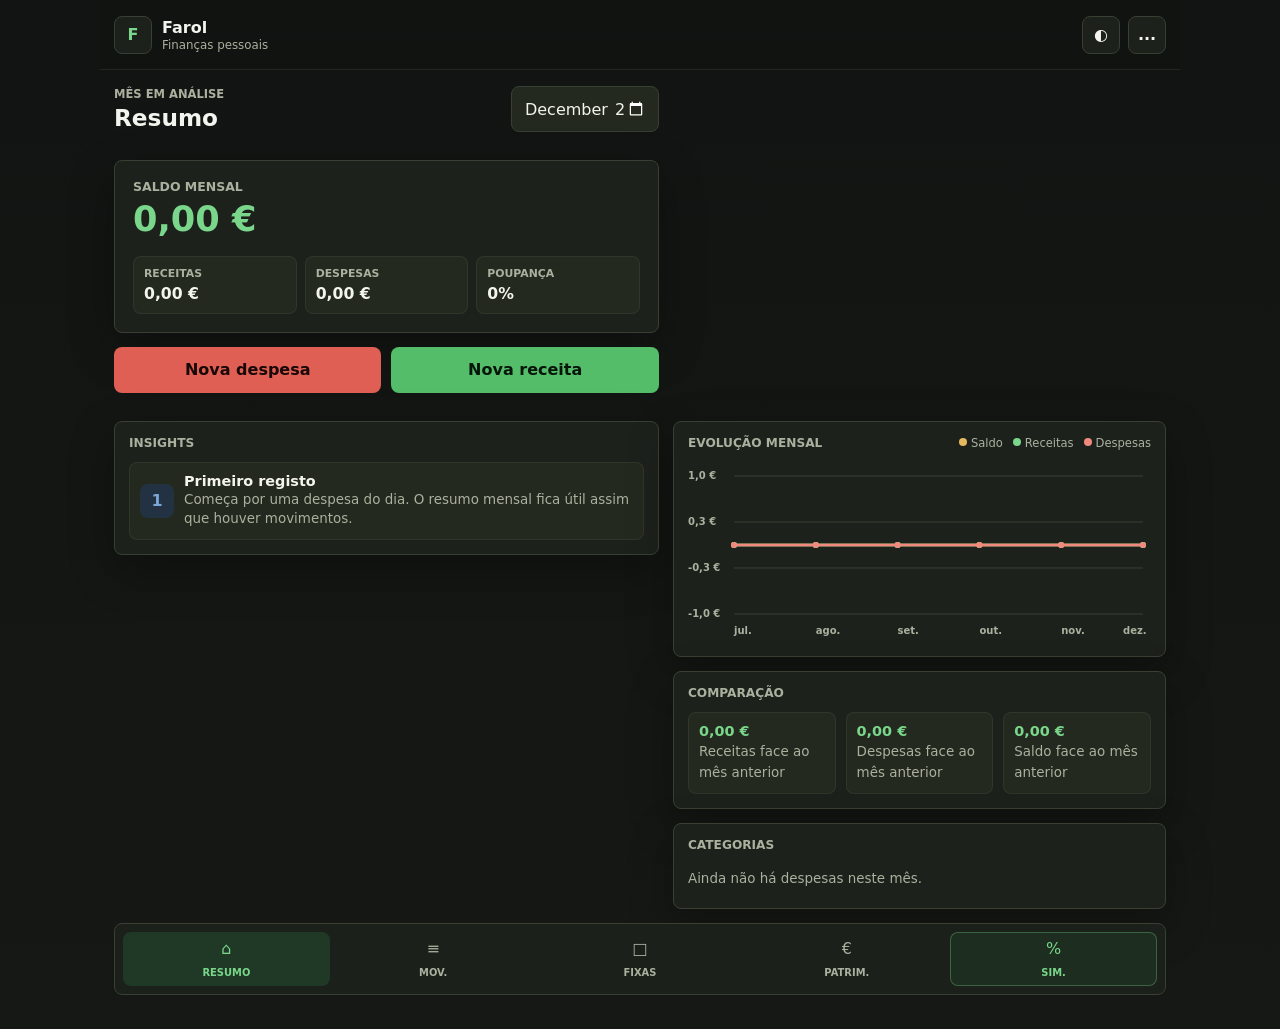
<file: index.html>
<!doctype html>
<html lang="pt-PT">
  <head>
    <meta charset="utf-8" />
    <meta name="viewport" content="width=device-width, initial-scale=1, maximum-scale=1, user-scalable=no, viewport-fit=cover" />
    <meta name="theme-color" content="#111412" />
    <meta name="apple-mobile-web-app-capable" content="yes" />
    <meta name="apple-mobile-web-app-title" content="Farol" />
    <meta name="apple-mobile-web-app-status-bar-style" content="black-translucent" />
    <title>Farol - Finan&ccedil;as pessoais</title>
    <link rel="manifest" href="manifest.webmanifest" />
    <link rel="icon" href="icon.svg" type="image/svg+xml" />
    <link rel="stylesheet" href="styles.css" />
  </head>
  <body>
    <main class="app">
      <header class="topbar">
        <button class="brand" data-view-target="dashboard" type="button" aria-label="Ir para o resumo">
          <span id="brandLogo" class="brand-mark" aria-hidden="true">F</span>
          <span>
            <strong id="brandTitle">Farol</strong>
            <small id="brandSubtitle">Finan&ccedil;as pessoais</small>
          </span>
        </button>

        <div class="top-actions">
          <button id="themeBtn" class="icon-button" type="button" aria-label="Alternar tema">
            <span aria-hidden="true">◐</span>
          </button>
          <button id="settingsBtn" class="icon-button menu-button" type="button" aria-label="Abrir defini&ccedil;&otilde;es">
            <span aria-hidden="true">⇩</span>
          </button>
          <label class="icon-button file-button" aria-label="Importar dados">
            <span aria-hidden="true">⇧</span>
            <input id="importInput" type="file" accept="application/json" />
          </label>
        </div>
      </header>

      <section class="view active" id="view-dashboard" aria-labelledby="dashboardTitle">
        <div class="month-strip">
          <div>
            <p class="overline">M&ecirc;s em an&aacute;lise</p>
            <h1 id="dashboardTitle">Resumo</h1>
          </div>
          <input id="monthPicker" type="month" aria-label="Escolher m&ecirc;s" />
        </div>

        <section class="balance-panel" aria-label="Resumo financeiro do m&ecirc;s">
          <p>Saldo mensal</p>
          <strong id="balanceTotal">0,00 &euro;</strong>
          <div class="summary-grid">
            <article>
              <span>Receitas</span>
              <strong id="incomeTotal">0,00 &euro;</strong>
            </article>
            <article>
              <span>Despesas</span>
              <strong id="expenseTotal">0,00 &euro;</strong>
            </article>
            <article>
              <span>Poupan&ccedil;a</span>
              <strong id="savingsRate">0%</strong>
            </article>
          </div>
        </section>

        <div class="quick-actions">
          <button id="quickExpense" class="primary-button danger" type="button">Nova despesa</button>
          <button id="quickIncome" class="primary-button success" type="button">Nova receita</button>
        </div>

        <section class="panel insights-panel" aria-label="Insights autom&aacute;ticos">
          <div class="section-head">
            <h2>Insights</h2>
          </div>
          <div id="insightList" class="insight-list"></div>
        </section>

        <section class="panel chart-panel" aria-label="Evolu&ccedil;&atilde;o financeira">
          <div class="section-head">
            <h2>Evolu&ccedil;&atilde;o mensal</h2>
            <div class="legend">
              <span><i class="dot balance"></i>Saldo</span>
              <span><i class="dot income"></i>Receitas</span>
              <span><i class="dot expense"></i>Despesas</span>
            </div>
          </div>
          <canvas id="monthlyChart" height="180"></canvas>
        </section>

        <section class="panel" aria-label="Compara&ccedil;&atilde;o com meses anteriores">
          <div class="section-head">
            <h2>Compara&ccedil;&atilde;o</h2>
          </div>
          <div id="comparisonGrid" class="metric-grid"></div>
        </section>

        <section class="panel" aria-label="Categorias do m&ecirc;s">
          <div class="section-head">
            <h2>Categorias</h2>
          </div>
          <div id="categoryBreakdown" class="category-list"></div>
        </section>
      </section>

      <section class="view" id="view-transactions" aria-labelledby="transactionsTitle">
        <div class="section-title">
          <p class="overline">Hist&oacute;rico</p>
          <h1 id="transactionsTitle">Movimentos</h1>
        </div>
        <div class="panel">
          <div class="section-head">
            <h2>Por m&ecirc;s</h2>
            <button id="addFromList" class="small-button" type="button">Adicionar</button>
          </div>
          <div id="transactionGroups" class="transaction-groups"></div>
        </div>
      </section>

      <section class="view" id="view-fixed" aria-labelledby="fixedTitle">
        <div class="section-title">
          <p class="overline">Base r&aacute;pida</p>
          <h1 id="fixedTitle">Despesas fixas</h1>
        </div>
        <form id="fixedForm" class="panel compact-form">
          <div class="section-head">
            <h2>Nova despesa fixa</h2>
          </div>
          <label>
            Nome
            <input id="fixedName" autocomplete="off" placeholder="Ex.: Renda, gin&aacute;sio, Netflix" required />
          </label>
          <div class="field-row">
            <label>
              Valor
              <input id="fixedAmount" inputmode="decimal" placeholder="0,00" required />
            </label>
            <label>
              Dia
              <input id="fixedDay" type="number" min="1" max="31" value="1" required />
            </label>
          </div>
          <label>
            Categoria
            <select id="fixedCategory"></select>
          </label>
          <button class="primary-button" type="submit">Guardar fixa</button>
        </form>

        <section class="panel">
          <div class="section-head">
            <h2>Guardadas</h2>
          </div>
          <div id="fixedList" class="fixed-list"></div>
        </section>
      </section>

      <section class="view" id="view-worth" aria-labelledby="worthTitle">
        <div class="section-title">
          <p class="overline">Patrim&oacute;nio</p>
          <h1 id="worthTitle">Crescimento</h1>
        </div>

        <section class="balance-panel worth-panel">
          <p>Patrim&oacute;nio atual</p>
          <strong id="netWorthTotal">0,00 &euro;</strong>
          <div class="summary-grid two">
            <article>
              <span>Varia&ccedil;&atilde;o</span>
              <strong id="netWorthChange">0,00 &euro;</strong>
            </article>
            <article>
              <span>Registos</span>
              <strong id="netWorthCount">0</strong>
            </article>
          </div>
        </section>

        <section class="panel chart-panel" aria-label="Gr&aacute;fico de patrim&oacute;nio">
          <div class="section-head">
            <h2>Gr&aacute;fico</h2>
          </div>
          <canvas id="netWorthChart" height="180"></canvas>
        </section>

        <form id="netWorthForm" class="panel compact-form">
          <div class="section-head">
            <h2>Novo registo</h2>
          </div>
          <label>
            Valor total
            <input id="netWorthAmount" inputmode="decimal" placeholder="0,00" required />
          </label>
          <label>
            Data
            <input id="netWorthDate" type="date" required />
          </label>
          <label>
            Nota
            <input id="netWorthNote" autocomplete="off" placeholder="Ex.: fim do m&ecirc;s, ap&oacute;s poupan&ccedil;a" />
          </label>
          <button class="primary-button" type="submit">Guardar patrim&oacute;nio</button>
        </form>

        <section class="panel">
          <div class="section-head">
            <h2>Registos</h2>
          </div>
          <div id="netWorthList" class="simple-list"></div>
        </section>
      </section>

      <section class="view" id="view-simulator" aria-labelledby="simulatorTitle">
        <div class="section-title">
          <p class="overline">Investimento</p>
          <h1 id="simulatorTitle">Simulador</h1>
        </div>

        <form id="simulatorForm" class="panel compact-form simulator-grid">
          <label>
            Valor inicial
            <input id="simInitial" inputmode="decimal" value="1000" />
          </label>
          <label>
            Refor&ccedil;o
            <input id="simContribution" inputmode="decimal" value="100" />
          </label>
          <label>
            Frequ&ecirc;ncia
            <select id="simFrequency">
              <option value="daily">Todos os dias</option>
              <option value="weekly">Todas as semanas</option>
              <option value="monthly" selected>Todos os meses</option>
              <option value="yearly">Todos os anos</option>
            </select>
          </label>
          <label>
            Valoriza&ccedil;&atilde;o anual
            <input id="simReturn" inputmode="decimal" value="6" />
          </label>
          <label>
            Prazo (anos)
            <input id="simYears" type="number" min="1" max="50" value="20" />
          </label>
        </form>

        <section class="balance-panel sim-panel">
          <p>Valor estimado</p>
          <strong id="simFinal">0,00 &euro;</strong>
          <div class="summary-grid two">
            <article>
              <span>Investido</span>
              <strong id="simInvested">0,00 &euro;</strong>
            </article>
            <article>
              <span>Juros</span>
              <strong id="simInterest">0,00 &euro;</strong>
            </article>
          </div>
        </section>

        <section class="panel chart-panel" aria-label="Crescimento potencial do investimento">
          <div class="section-head">
            <h2>Crescimento potencial</h2>
          </div>
          <canvas id="investmentChart" height="210"></canvas>
        </section>
      </section>

      <dialog id="movementDialog" class="movement-dialog">
        <form id="movementForm" method="dialog" class="movement-form">
          <div class="dialog-head">
            <div>
              <p class="overline">Registo r&aacute;pido</p>
              <h2 id="movementDialogTitle">Nova despesa</h2>
            </div>
            <button id="closeMovement" class="icon-button" type="button" aria-label="Fechar">×</button>
          </div>

          <div class="segmented" role="group" aria-label="Tipo de movimento">
            <button class="active" data-type="expense" type="button">Despesa</button>
            <button data-type="income" type="button">Receita</button>
          </div>

          <label id="fixedPresetWrap">
            Usar despesa fixa
            <select id="fixedPresetSelect">
              <option value="">Escolher modelo guardado</option>
            </select>
          </label>

          <label>
            Valor
            <input id="amount" inputmode="decimal" placeholder="0,00" required />
          </label>

          <div class="category-picker">
            <div class="field-label">Categoria</div>
            <select id="category" class="native-category" aria-label="Categoria"></select>
            <div id="categoryChips" class="chips" aria-label="Categorias r&aacute;pidas"></div>
          </div>

          <label>
            Descri&ccedil;&atilde;o
            <input id="description" autocomplete="off" placeholder="Ex.: Continente, renda, ordenado" />
          </label>

          <label>
            Data
            <input id="date" type="date" required />
          </label>

          <button class="primary-button" id="saveMovement" type="submit">Guardar</button>
        </form>
      </dialog>

      <dialog id="settingsDialog" class="settings-dialog">
        <section class="settings-sheet" aria-labelledby="settingsTitle">
          <div class="dialog-head">
            <div>
              <p class="overline">Personaliza&ccedil;&atilde;o</p>
              <h2 id="settingsTitle">Defini&ccedil;&otilde;es</h2>
            </div>
            <button id="closeSettings" class="icon-button" type="button" aria-label="Fechar">x</button>
          </div>

          <div class="settings-section">
            <h3>Topo da app</h3>
            <label>
              Nome
              <input id="appTitleInput" autocomplete="off" maxlength="24" />
            </label>
            <label>
              Subt&iacute;tulo
              <input id="appSubtitleInput" autocomplete="off" maxlength="34" />
            </label>
            <div class="logo-row">
              <div id="logoPreview" class="logo-preview" aria-hidden="true">F</div>
              <div class="logo-actions">
                <label class="secondary-action">
                  Escolher foto
                  <input id="logoInput" type="file" accept="image/*" />
                </label>
                <button id="removeLogoBtn" class="secondary-action" type="button">Remover foto</button>
              </div>
            </div>
          </div>

          <div class="settings-section">
            <h3>Categorias</h3>
            <div class="field-row">
              <label>
                Tipo
                <select id="categoryTypeInput">
                  <option value="expense">Despesa</option>
                  <option value="income">Receita</option>
                </select>
              </label>
              <label>
                Nova
                <input id="customCategoryInput" autocomplete="off" placeholder="Ex.: Animais" />
              </label>
            </div>
            <button id="addCategoryBtn" class="primary-button" type="button">Adicionar categoria</button>
            <div id="customCategoryList" class="custom-category-list"></div>
          </div>

          <div class="settings-section">
            <h3>Dados</h3>
            <div class="data-actions">
              <button id="settingsExportBtn" class="secondary-action export-action" type="button">Exportar Dados</button>
              <label class="secondary-action import-action">
                Importar Dados
                <input id="settingsImportInput" type="file" accept="application/json" />
              </label>
            </div>
          </div>

          <div class="settings-footer">
            <button id="cancelSettingsBtn" class="secondary-action" type="button">Cancelar</button>
            <button id="saveSettingsBtn" class="primary-button" type="button">Gravar</button>
          </div>
        </section>
      </dialog>

      <nav class="bottom-nav" aria-label="Navega&ccedil;&atilde;o principal">
        <button class="active" data-view-target="dashboard" type="button">
          <span aria-hidden="true">⌂</span>
          <strong>Resumo</strong>
        </button>
        <button data-view-target="transactions" type="button">
          <span aria-hidden="true">≡</span>
          <strong>Mov.</strong>
        </button>
        <button data-view-target="fixed" type="button">
          <span aria-hidden="true">□</span>
          <strong>Fixas</strong>
        </button>
        <button data-view-target="worth" type="button">
          <span aria-hidden="true">€</span>
          <strong>Patrim.</strong>
        </button>
        <button data-view-target="simulator" type="button">
          <span aria-hidden="true">%</span>
          <strong>Sim.</strong>
        </button>
      </nav>
    </main>

    <script src="script.js"></script>
  </body>
</html>
</file>
<file: styles.css>
:root {
  color-scheme: dark;
  font-family:
    Inter, ui-sans-serif, system-ui, -apple-system, BlinkMacSystemFont, "Segoe UI",
    sans-serif;
  --bg: #111412;
  --page: #151814;
  --surface: #1d211c;
  --surface-2: #24291f;
  --surface-3: #2e3428;
  --border: #384033;
  --text: #f2f4ed;
  --muted: #aab19e;
  --faint: #757f6a;
  --success: #79d68a;
  --success-strong: #53bd69;
  --success-soft: #1f3926;
  --danger: #f1897f;
  --danger-strong: #df5f54;
  --danger-soft: #452724;
  --amber: #e4b85e;
  --amber-soft: #3c321f;
  --blue: #7aa7d8;
  --blue-soft: #223243;
  --shadow: 0 16px 46px rgb(0 0 0 / 0.28);
  --radius: 8px;
}

:root[data-theme="light"] {
  color-scheme: light;
  --bg: #f5f1e8;
  --page: #fbf8f1;
  --surface: #ffffff;
  --surface-2: #f0eadf;
  --surface-3: #e7dfd1;
  --border: #d8cfbf;
  --text: #20251f;
  --muted: #6a705f;
  --faint: #8c927f;
  --success: #176b3a;
  --success-strong: #0f7f3f;
  --success-soft: #e3f2e5;
  --danger: #a9372e;
  --danger-strong: #c2463b;
  --danger-soft: #f7dedb;
  --amber: #90640e;
  --amber-soft: #f5e7c8;
  --blue: #246393;
  --blue-soft: #dceaf5;
  --shadow: 0 12px 34px rgb(72 54 27 / 0.13);
}

* {
  box-sizing: border-box;
}

html {
  background: var(--bg);
}

body {
  min-height: 100vh;
  margin: 0;
  background: linear-gradient(180deg, var(--bg), var(--page));
  color: var(--text);
  font-weight: 400;
  overscroll-behavior: none;
  touch-action: manipulation;
}

button,
input,
select {
  font: inherit;
}

button,
label,
select {
  -webkit-tap-highlight-color: transparent;
}

button {
  cursor: pointer;
}

button:disabled {
  cursor: not-allowed;
  opacity: 0.55;
}

h1,
h2,
p {
  margin-top: 0;
}

.app {
  width: min(1080px, 100%);
  min-height: 100vh;
  margin: 0 auto;
  padding: 0 14px calc(92px + env(safe-area-inset-bottom));
}

.topbar {
  position: sticky;
  top: 0;
  z-index: 20;
  display: flex;
  align-items: center;
  justify-content: space-between;
  gap: 12px;
  min-height: 70px;
  margin: 0 -14px;
  padding: calc(10px + env(safe-area-inset-top)) 14px 10px;
  border-bottom: 1px solid rgb(128 138 116 / 0.16);
  background: color-mix(in srgb, var(--bg) 90%, transparent);
  backdrop-filter: blur(18px);
}

.brand {
  display: inline-flex;
  align-items: center;
  gap: 10px;
  max-width: 62%;
  border: 0;
  background: transparent;
  color: var(--text);
  padding: 0;
  text-align: left;
}

.brand-mark {
  display: grid;
  width: 38px;
  height: 38px;
  flex: 0 0 auto;
  place-items: center;
  border: 1px solid var(--border);
  border-radius: 8px;
  background: var(--surface);
  color: var(--success);
  font-weight: 700;
  overflow: hidden;
}

.brand-mark img,
.logo-preview img {
  width: 100%;
  height: 100%;
  object-fit: cover;
}

.brand strong,
.brand small {
  display: block;
  overflow: hidden;
  text-overflow: ellipsis;
  white-space: nowrap;
}

.brand strong {
  font-size: 1rem;
  font-weight: 650;
}

.brand small {
  margin-top: 1px;
  color: var(--muted);
  font-size: 0.74rem;
  font-weight: 500;
}

.top-actions {
  display: flex;
  gap: 8px;
  align-items: center;
}

.icon-button {
  display: inline-grid;
  width: 38px;
  height: 38px;
  place-items: center;
  border: 1px solid var(--border);
  border-radius: 8px;
  background: var(--surface);
  color: var(--text);
  font-size: 1rem;
  font-weight: 650;
}

.file-button {
  cursor: pointer;
}

.file-button input {
  display: none;
}

.top-actions .file-button {
  display: none;
}

.menu-button span {
  font-size: 0;
}

.menu-button span::before {
  content: "...";
  font-size: 1rem;
}

.view {
  display: none;
  padding-top: 16px;
}

.view.active {
  display: block;
}

.month-strip,
.section-title {
  display: flex;
  align-items: end;
  justify-content: space-between;
  gap: 14px;
  margin-bottom: 14px;
}

.section-title {
  display: block;
}

.overline {
  margin-bottom: 4px;
  color: var(--muted);
  font-size: 0.72rem;
  font-weight: 650;
  letter-spacing: 0;
  text-transform: uppercase;
}

h1 {
  margin-bottom: 0;
  font-size: 1.45rem;
  font-weight: 650;
  line-height: 1.15;
  letter-spacing: 0;
}

h2 {
  margin-bottom: 0;
  color: var(--muted);
  font-size: 0.76rem;
  font-weight: 650;
  letter-spacing: 0;
  text-transform: uppercase;
}

input,
select {
  width: 100%;
  min-height: 46px;
  border: 1px solid var(--border);
  border-radius: 8px;
  background: var(--surface-2);
  color: var(--text);
  font-size: 16px;
  padding: 0 12px;
  outline: none;
}

input:focus,
select:focus {
  border-color: var(--success);
  box-shadow: 0 0 0 3px color-mix(in srgb, var(--success) 22%, transparent);
}

label {
  display: grid;
  gap: 7px;
  color: var(--muted);
  font-size: 0.74rem;
  font-weight: 650;
  letter-spacing: 0;
  text-transform: uppercase;
}

.field-label {
  color: var(--muted);
  font-size: 0.74rem;
  font-weight: 650;
  letter-spacing: 0;
  text-transform: uppercase;
}

#monthPicker {
  width: 148px;
}

.balance-panel,
.panel {
  border: 1px solid var(--border);
  border-radius: var(--radius);
  background: var(--surface);
  box-shadow: var(--shadow);
}

.balance-panel {
  padding: 18px;
}

.balance-panel > p {
  margin-bottom: 7px;
  color: var(--muted);
  font-size: 0.78rem;
  font-weight: 650;
  text-transform: uppercase;
}

.balance-panel > strong {
  display: block;
  margin-bottom: 18px;
  font-size: 2.2rem;
  font-weight: 650;
  line-height: 1.05;
  font-variant-numeric: tabular-nums;
}

.summary-grid {
  display: grid;
  grid-template-columns: repeat(3, minmax(0, 1fr));
  gap: 8px;
}

.summary-grid.two {
  grid-template-columns: repeat(2, minmax(0, 1fr));
}

.summary-grid article {
  min-width: 0;
  border: 1px solid rgb(128 138 116 / 0.14);
  border-radius: 8px;
  background: var(--surface-2);
  padding: 10px;
}

.summary-grid span {
  display: block;
  margin-bottom: 4px;
  color: var(--muted);
  font-size: 0.68rem;
  font-weight: 650;
  text-transform: uppercase;
}

.summary-grid strong {
  display: block;
  overflow-wrap: anywhere;
  font-size: 0.98rem;
  font-weight: 650;
  font-variant-numeric: tabular-nums;
}

.quick-actions {
  display: grid;
  grid-template-columns: 1fr 1fr;
  gap: 10px;
  margin: 12px 0 14px;
}

.primary-button,
.small-button {
  min-height: 46px;
  border: 1px solid transparent;
  border-radius: 8px;
  background: var(--text);
  color: var(--bg);
  padding: 0 14px;
  font-weight: 700;
}

.primary-button.danger {
  background: var(--danger-strong);
  color: #180706;
}

.primary-button.success {
  background: var(--success-strong);
  color: #06150a;
}

:root[data-theme="light"] .primary-button.danger,
:root[data-theme="light"] .primary-button.success {
  color: #fff;
}

.small-button {
  min-height: 36px;
  background: var(--surface-2);
  color: var(--text);
  border-color: var(--border);
  font-size: 0.8rem;
}

.panel {
  margin-top: 14px;
  padding: 14px;
}

.section-head {
  display: flex;
  align-items: center;
  justify-content: space-between;
  gap: 12px;
  margin-bottom: 12px;
}

.legend {
  display: flex;
  gap: 10px;
  align-items: center;
  color: var(--muted);
  font-size: 0.72rem;
  font-weight: 500;
}

.dot {
  display: inline-block;
  width: 8px;
  height: 8px;
  margin-right: 4px;
  border-radius: 999px;
  vertical-align: 1px;
}

.dot.balance {
  background: var(--amber);
}

.dot.income {
  background: var(--success);
}

.dot.expense {
  background: var(--danger);
}

.chart-panel canvas {
  display: block;
  width: 100%;
  height: 180px;
}

#investmentChart {
  height: 210px;
}

.insight-list,
.metric-grid,
.category-list,
.fixed-list,
.simple-list,
.transaction-groups {
  display: grid;
  gap: 10px;
}

.insight-item,
.metric-card,
.category-row,
.fixed-item,
.simple-item,
.month-group {
  border: 1px solid rgb(128 138 116 / 0.14);
  border-radius: 8px;
  background: var(--surface-2);
}

.insight-item {
  display: grid;
  grid-template-columns: 34px 1fr;
  gap: 10px;
  align-items: center;
  padding: 10px;
}

.insight-item .badge {
  display: grid;
  width: 34px;
  height: 34px;
  place-items: center;
  border-radius: 8px;
  background: var(--blue-soft);
  color: var(--blue);
  font-weight: 700;
}

.insight-item strong,
.metric-card strong {
  display: block;
  margin-bottom: 2px;
  font-size: 0.9rem;
  font-weight: 650;
}

.insight-item p,
.metric-card span,
.empty {
  margin-bottom: 0;
  color: var(--muted);
  font-size: 0.84rem;
  line-height: 1.4;
}

.metric-grid {
  grid-template-columns: repeat(3, minmax(0, 1fr));
}

.metric-card {
  padding: 10px;
}

.metric-card strong {
  overflow-wrap: anywhere;
  font-variant-numeric: tabular-nums;
}

.category-row {
  padding: 10px;
}

.category-meta,
.row-line {
  display: flex;
  justify-content: space-between;
  gap: 12px;
  align-items: center;
}

.category-meta strong,
.row-line strong {
  min-width: 0;
  overflow: hidden;
  text-overflow: ellipsis;
  white-space: nowrap;
  font-weight: 600;
}

.category-meta span,
.row-line span {
  color: var(--muted);
  white-space: nowrap;
  font-variant-numeric: tabular-nums;
}

.bar {
  height: 8px;
  margin-top: 8px;
  overflow: hidden;
  border-radius: 999px;
  background: var(--surface-3);
}

.bar div {
  height: 100%;
  border-radius: inherit;
  background: var(--danger);
}

.month-group {
  padding: 12px;
}

.month-group h3 {
  margin: 0 0 8px;
  font-size: 0.92rem;
}

.transaction {
  display: grid;
  grid-template-columns: 1fr auto;
  gap: 8px 12px;
  align-items: center;
  padding: 11px 0;
  border-top: 1px solid rgb(128 138 116 / 0.14);
}

.transaction:first-of-type {
  border-top: 0;
}

.transaction-title {
  min-width: 0;
}

.transaction-title strong {
  display: block;
  overflow: hidden;
  text-overflow: ellipsis;
  white-space: nowrap;
  font-weight: 600;
}

.transaction-title span {
  display: block;
  margin-top: 3px;
  color: var(--muted);
  font-size: 0.78rem;
}

.amount {
  font-weight: 700;
  white-space: nowrap;
  font-variant-numeric: tabular-nums;
}

.income {
  color: var(--success);
}

.expense {
  color: var(--danger);
}

.delete-button,
.use-button {
  grid-column: 1 / -1;
  justify-self: start;
  min-height: 32px;
  border: 1px solid var(--border);
  border-radius: 8px;
  background: var(--surface);
  color: var(--muted);
  padding: 0 10px;
  font-size: 0.76rem;
  font-weight: 650;
}

.use-button {
  color: var(--text);
}

.compact-form {
  display: grid;
  gap: 12px;
}

.field-row,
.simulator-grid {
  display: grid;
  grid-template-columns: 1fr 100px;
  gap: 10px;
}

.simulator-grid {
  grid-template-columns: 1fr 1fr;
  border-color: color-mix(in srgb, var(--success) 45%, var(--border));
  background:
    linear-gradient(180deg, color-mix(in srgb, var(--success-soft) 42%, transparent), transparent),
    var(--surface);
  box-shadow: 0 14px 42px rgb(0 0 0 / 0.24);
}

.fixed-item,
.simple-item {
  display: grid;
  gap: 9px;
  padding: 11px;
}

.fixed-actions,
.item-actions {
  display: flex;
  gap: 8px;
  flex-wrap: wrap;
}

.simple-item p,
.fixed-item p {
  margin: 0;
  color: var(--muted);
  font-size: 0.82rem;
}

.movement-dialog {
  width: min(440px, calc(100% - 20px));
  max-height: min(760px, calc(100dvh - 24px));
  margin: calc(12px + env(safe-area-inset-top)) auto auto;
  border: 1px solid var(--border);
  border-radius: 10px 10px 8px 8px;
  background: var(--surface);
  color: var(--text);
  box-shadow: 0 24px 72px rgb(0 0 0 / 0.5);
}

.settings-dialog {
  width: min(520px, calc(100% - 20px));
  max-height: min(820px, calc(100dvh - 24px));
  margin: calc(12px + env(safe-area-inset-top)) auto auto;
  border: 1px solid var(--border);
  border-radius: 10px 10px 8px 8px;
  background: var(--surface);
  color: var(--text);
  box-shadow: 0 24px 72px rgb(0 0 0 / 0.5);
}

.settings-dialog::backdrop {
  background: rgb(0 0 0 / 0.62);
  backdrop-filter: blur(4px);
}

.settings-sheet {
  display: grid;
  gap: 14px;
  max-height: calc(100dvh - 42px - env(safe-area-inset-top));
  overflow: auto;
  padding: 16px;
}

.settings-section {
  display: grid;
  gap: 12px;
  border: 1px solid rgb(128 138 116 / 0.14);
  border-radius: 8px;
  background: var(--surface-2);
  padding: 12px;
}

.settings-section h3 {
  margin: 0;
  color: var(--muted);
  font-size: 0.76rem;
  font-weight: 650;
  letter-spacing: 0;
  text-transform: uppercase;
}

.logo-row {
  display: grid;
  grid-template-columns: 58px 1fr;
  gap: 12px;
  align-items: center;
}

.logo-preview {
  display: grid;
  width: 58px;
  height: 58px;
  place-items: center;
  overflow: hidden;
  border: 1px solid var(--border);
  border-radius: 8px;
  background: var(--surface);
  color: var(--success);
  font-size: 1.25rem;
  font-weight: 700;
}

.logo-actions,
.data-actions {
  display: flex;
  gap: 8px;
  flex-wrap: wrap;
}

.data-actions {
  justify-content: center;
}

.secondary-action {
  display: inline-flex;
  align-items: center;
  justify-content: center;
  min-height: 40px;
  border: 1px solid var(--border);
  border-radius: 8px;
  background: var(--surface);
  color: var(--text);
  padding: 0 12px;
  font-size: 0.82rem;
  font-weight: 650;
  text-transform: none;
}

.secondary-action input {
  display: none;
}

.export-action,
.import-action {
  min-width: 138px;
  color: #07120a;
}

.export-action {
  border-color: color-mix(in srgb, var(--success) 65%, transparent);
  background: var(--success);
}

.import-action {
  border-color: color-mix(in srgb, var(--blue) 65%, transparent);
  background: var(--blue);
}

:root[data-theme="light"] .export-action,
:root[data-theme="light"] .import-action {
  color: #fff;
}

.settings-footer {
  position: sticky;
  bottom: -16px;
  display: grid;
  grid-template-columns: 1fr 1fr;
  gap: 10px;
  margin: 2px -16px -16px;
  border-top: 1px solid var(--border);
  background: color-mix(in srgb, var(--surface) 96%, transparent);
  padding: 12px 16px calc(12px + env(safe-area-inset-bottom));
  backdrop-filter: blur(14px);
}

.custom-category-list {
  display: grid;
  gap: 8px;
}

.custom-category-item {
  display: flex;
  align-items: center;
  justify-content: space-between;
  gap: 10px;
  border: 1px solid var(--border);
  border-radius: 8px;
  background: var(--surface);
  padding: 8px 10px;
}

.custom-category-item span {
  min-width: 0;
  overflow: hidden;
  text-overflow: ellipsis;
  white-space: nowrap;
  font-weight: 600;
}

.custom-category-item button {
  min-height: 30px;
  border: 1px solid var(--border);
  border-radius: 8px;
  background: var(--surface-2);
  color: var(--muted);
  padding: 0 9px;
  font-size: 0.76rem;
  font-weight: 650;
}

.movement-dialog::backdrop {
  background: rgb(0 0 0 / 0.62);
  backdrop-filter: blur(4px);
}

.movement-form {
  display: grid;
  gap: 10px;
  padding: 16px;
}

.dialog-head {
  display: flex;
  justify-content: space-between;
  gap: 12px;
  align-items: start;
}

.dialog-head h2 {
  color: var(--text);
  font-size: 1.15rem;
  font-weight: 650;
  text-transform: none;
}

.segmented {
  display: grid;
  grid-template-columns: 1fr 1fr;
  gap: 4px;
  border-radius: 8px;
  background: var(--surface-2);
  padding: 4px;
}

.segmented button {
  min-height: 42px;
  border: 0;
  border-radius: 6px;
  background: transparent;
  color: var(--muted);
  font-weight: 650;
}

.segmented .active[data-type="expense"] {
  background: var(--danger-strong);
  color: #fff;
}

.segmented .active[data-type="income"] {
  background: var(--success-strong);
  color: #06150a;
}

:root[data-theme="light"] .segmented .active[data-type="income"] {
  color: #fff;
}

.category-picker {
  display: grid;
  gap: 8px;
}

.native-category {
  position: absolute;
  width: 1px;
  height: 1px;
  min-height: 1px;
  overflow: hidden;
  opacity: 0;
  pointer-events: none;
}

.chips {
  display: flex;
  gap: 8px;
  overflow-x: auto;
  margin: 0 -16px;
  padding: 0 16px 2px;
  scrollbar-width: none;
}

.chips::-webkit-scrollbar {
  display: none;
}

.chip {
  min-height: 40px;
  flex: 0 0 auto;
  border: 1px solid var(--border);
  border-radius: 8px;
  background: var(--surface-2);
  color: var(--text);
  padding: 0 10px;
  font-size: 0.86rem;
  font-weight: 650;
}

.chip.active {
  border-color: var(--success);
  background: var(--success-soft);
  color: var(--success);
}

.bottom-nav {
  position: fixed;
  right: 0;
  bottom: 0;
  left: 0;
  z-index: 18;
  display: grid;
  grid-template-columns: repeat(5, 1fr);
  width: min(1080px, 100%);
  margin: 0 auto;
  border-top: 1px solid var(--border);
  background: color-mix(in srgb, var(--surface) 94%, transparent);
  padding: 8px 8px calc(8px + env(safe-area-inset-bottom));
  backdrop-filter: blur(18px);
}

.bottom-nav button {
  display: grid;
  gap: 2px;
  min-width: 0;
  min-height: 54px;
  place-items: center;
  border: 0;
  border-radius: 8px;
  background: transparent;
  color: var(--muted);
  padding: 4px 2px;
}

.bottom-nav span {
  font-size: 1rem;
  line-height: 1;
}

.bottom-nav strong {
  width: 100%;
  overflow: hidden;
  text-overflow: ellipsis;
  white-space: nowrap;
  font-size: 0.62rem;
  font-weight: 600;
  letter-spacing: 0;
  text-transform: uppercase;
}

.bottom-nav button.active {
  background: var(--success-soft);
  color: var(--success);
}

.bottom-nav button[data-view-target="simulator"] {
  position: relative;
  border: 1px solid color-mix(in srgb, var(--success) 32%, transparent);
  background: color-mix(in srgb, var(--success-soft) 55%, transparent);
  color: var(--success);
}

.bottom-nav button[data-view-target="simulator"].active {
  background: var(--success);
  color: #07120a;
}

:root[data-theme="light"] .bottom-nav button[data-view-target="simulator"].active {
  color: #fff;
}

.empty {
  padding: 6px 0;
}

@media (max-width: 370px) {
  .app {
    padding-right: 10px;
    padding-left: 10px;
  }

  .topbar {
    margin-right: -10px;
    margin-left: -10px;
    padding-right: 10px;
    padding-left: 10px;
  }

  .summary-grid,
  .metric-grid,
  .simulator-grid {
    grid-template-columns: 1fr;
  }

  .balance-panel > strong {
    font-size: 1.75rem;
  }

  .legend {
    display: none;
  }
}

@media (min-width: 760px) {
  .app {
    padding-bottom: 34px;
  }

  .view.active {
    display: grid;
    grid-template-columns: repeat(2, minmax(0, 1fr));
    gap: 14px;
    align-items: start;
  }

  #view-dashboard.active {
    grid-template-columns: 1.05fr 0.95fr;
  }

  .month-strip,
  .section-title,
  .quick-actions,
  .balance-panel,
  .insights-panel,
  #view-dashboard .chart-panel {
    grid-column: 1;
  }

  #view-dashboard .panel:nth-of-type(n + 3) {
    grid-column: 2;
  }

  .panel,
  .balance-panel,
  .quick-actions {
    margin-top: 0;
  }

  .bottom-nav {
    position: sticky;
    bottom: auto;
    top: calc(70px + env(safe-area-inset-top));
    margin-top: 14px;
    border: 1px solid var(--border);
    border-radius: 8px;
  }
}
</file>
